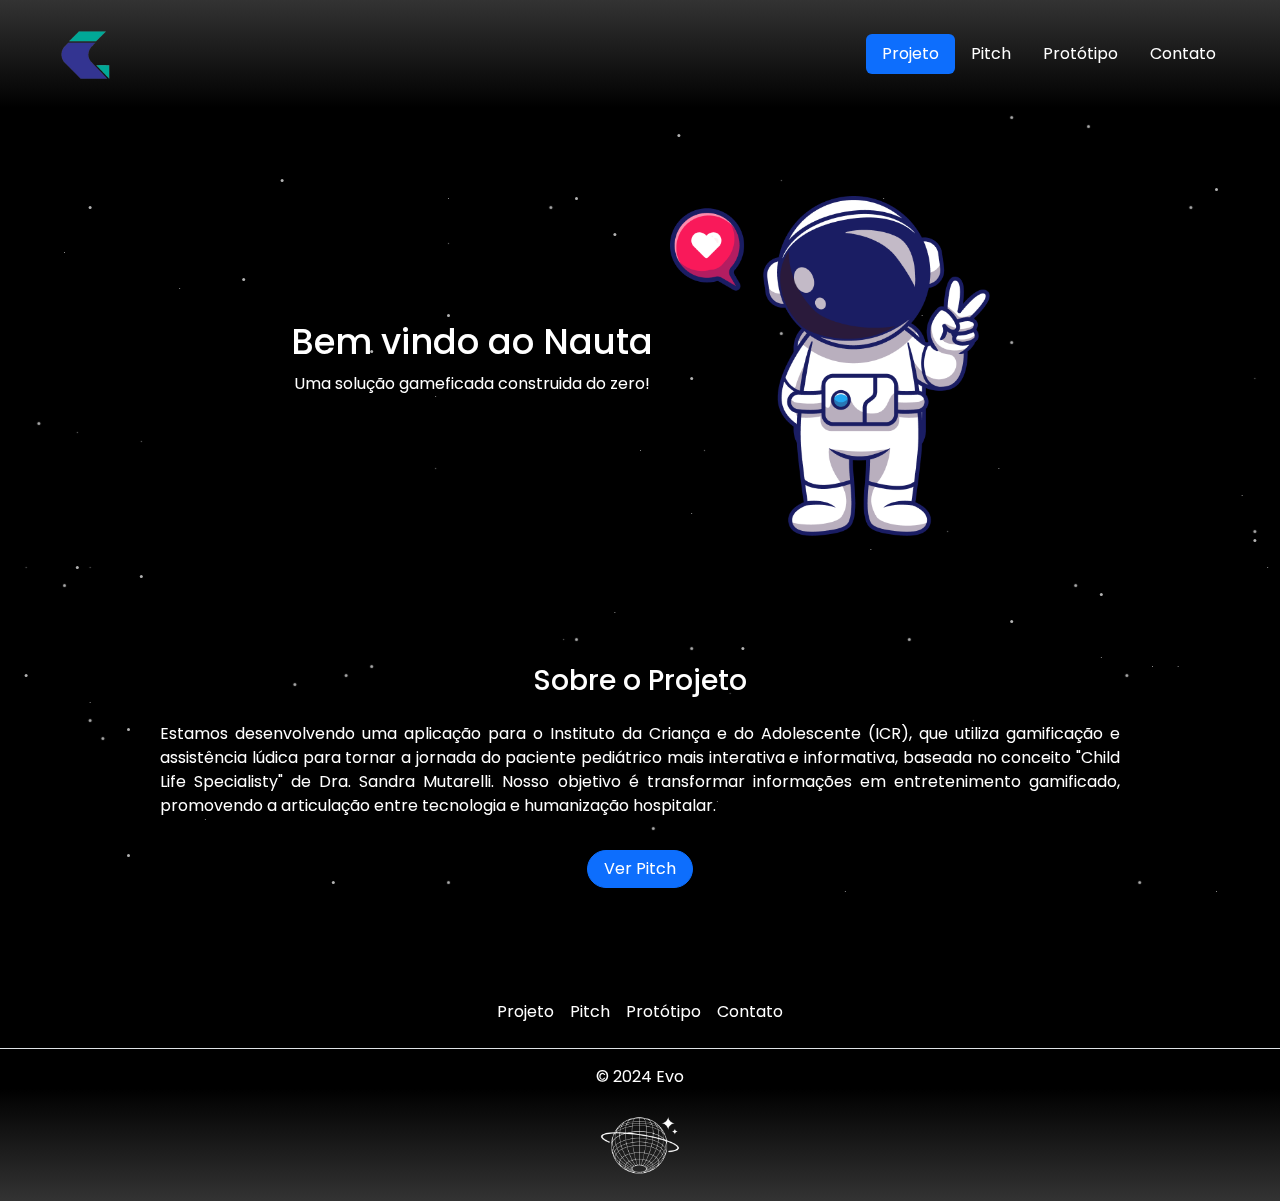
<file: index.html>
<!DOCTYPE html>
<html lang="en">
  <head>
    <meta charset="UTF-8" />
    <meta name="viewport" content="width=device-width, initial-scale=1.0" />
    <link rel="stylesheet" href="./style/style.css" />
    <link
      href="https://cdn.jsdelivr.net/npm/bootstrap@5.3.3/dist/css/bootstrap.min.css"
      rel="stylesheet"
      integrity="sha384-QWTKZyjpPEjISv5WaRU9OFeRpok6YctnYmDr5pNlyT2bRjXh0JMhjY6hW+ALEwIH"
      crossorigin="anonymous"
    />
    <title>Nauta</title>
  </head>
  <body class="space">
    <div class="main"></div>

    <header
      class="d-flex flex-wrap justify-content-center py-3 mb-4 "
    >
      <a
        href="./index.html"
        class="d-flex align-items-center p-2 mb-md-0 me-md-auto link-body-emphasis text-decoration-none"
      >
        <img src="./img/logo.png" alt="logo_ICR" id="header-logo" />
      </a>

      <ul class="nav nav-pills">
        <li class="nav-item">
          <a href="./index.html" class="nav-link active" aria-current="page">Projeto</a>
        </li>
        <li class="nav-item"><a href="./pitch.html" class="nav-link">Pitch</a></li>
        <li class="nav-item"><a href="./prototipo.html" class="nav-link">Protótipo</a></li>
        <li class="nav-item"><a href="./contato.html" class="nav-link">Contato</a></li>
      </ul>
    </header>

    <section class="base-sec fst-sec">
      <div class="intro">
        <h1>Bem vindo ao Nauta</h1>
        <p>Uma solução gameficada construida do zero!</p>
      </div>
      <div class="intro-img">
        <img src="./img/astronaut.png" alt="" />
      </div>
    </section>

    <section class="base-sec scn-sec">
      <div class="base-info sec-title">
        <h3>Sobre o Projeto</h3>
      </div>
      <div class="base-info">
        <p>
          Estamos desenvolvendo uma aplicação para o Instituto da Criança e do
          Adolescente (ICR), que utiliza gamificação e assistência lúdica para
          tornar a jornada do paciente pediátrico mais interativa e informativa,
          baseada no conceito "Child Life Specialisty" de Dra. Sandra Mutarelli.
          Nosso objetivo é transformar informações em entretenimento gamificado,
          promovendo a articulação entre tecnologia e humanização hospitalar.
        </p>
      </div>

      <a class="btn btn-primary rounded-pill px-3" href="./pitch.html">Ver Pitch</a>
    </section>

    <footer class="py-3 mt-4">
      <ul class="nav justify-content-center border-bottom pb-3 mb-3">
        <li class="nav-item">
          <a href="#" class="nav-link px-2 text-body-secondary">Projeto</a>
        </li>
        <li class="nav-item">
          <a href="./pitch.html" class="nav-link px-2 text-body-secondary">Pitch</a>
        </li>
        <li class="nav-item">
          <a href="./prototipo.html" class="nav-link px-2 text-body-secondary">Protótipo</a>
        </li>
        <li class="nav-item">
          <a href="./contato.html" class="nav-link px-2 text-body-secondary">Contato</a>
        </li>
      </ul>
      <p class="text-center text-body-secondary">© 2024 Evo</p>
      <div class="footer-img">
      <img class="footer-logo" src="./img/evologo.png" alt="">
     </div>
    </footer>

    <script
      src="https://cdn.jsdelivr.net/npm/bootstrap@5.3.3/dist/js/bootstrap.bundle.min.js"
      integrity="sha384-YvpcrYf0tY3lHB60NNkmXc5s9fDVZLESaAA55NDzOxhy9GkcIdslK1eN7N6jIeHz"
      crossorigin="anonymous"
    ></script>
  </body>
</html>
</file>
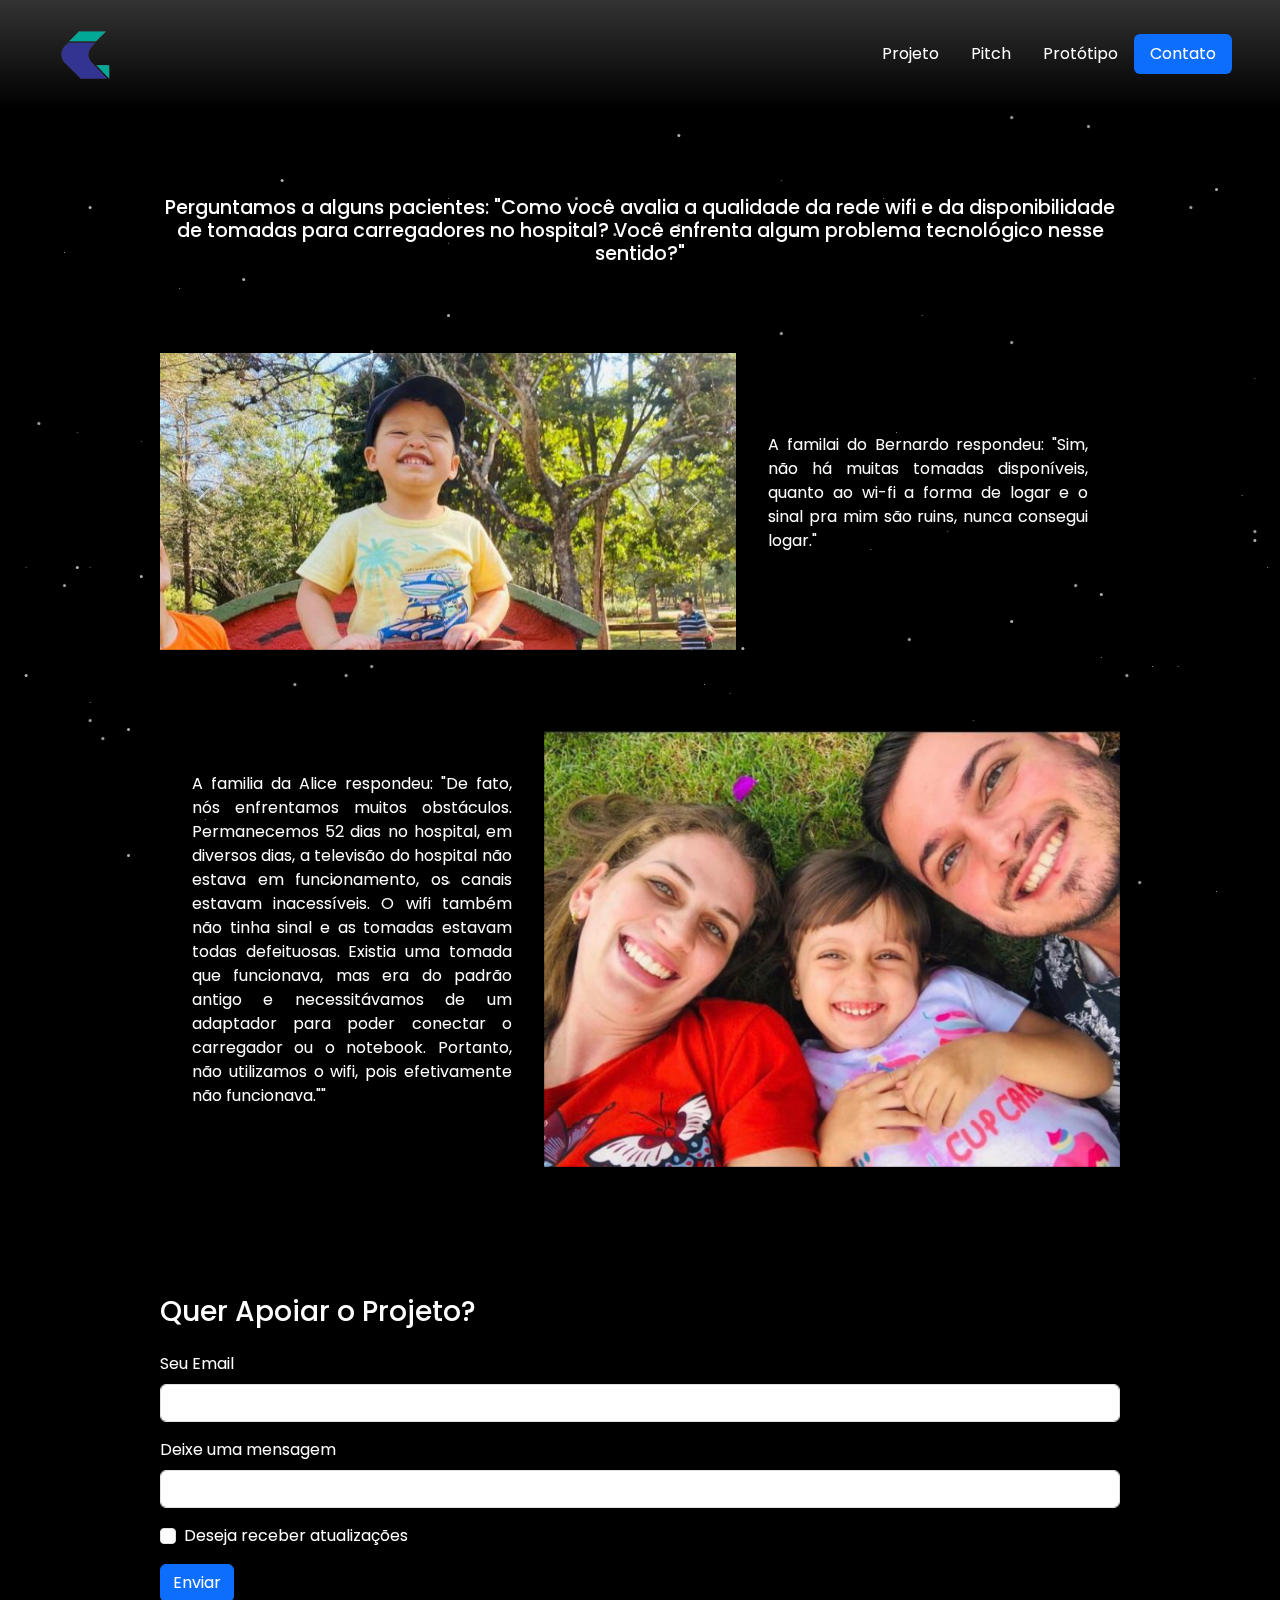
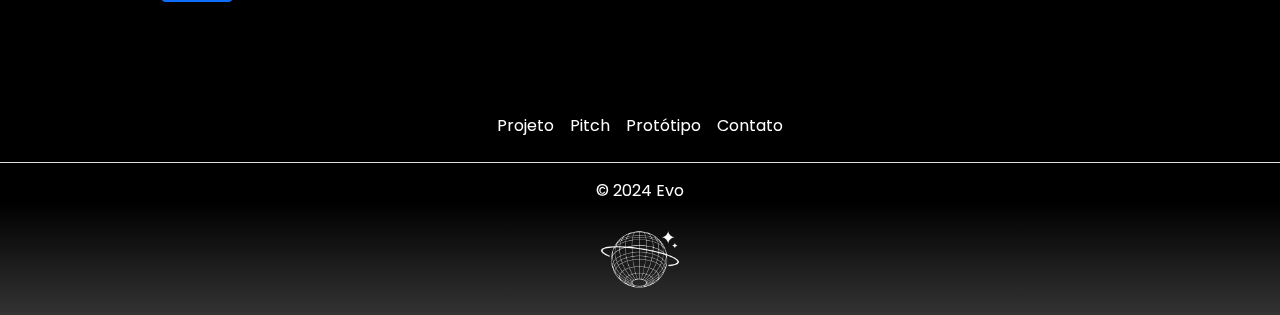
<file: contato.html>
<!DOCTYPE html>
<html lang="en">
  <head>
    <meta charset="UTF-8" />
    <meta name="viewport" content="width=device-width, initial-scale=1.0" />
    <link rel="stylesheet" href="./style/style.css" />
    <link
      href="https://cdn.jsdelivr.net/npm/bootstrap@5.3.3/dist/css/bootstrap.min.css"
      rel="stylesheet"
      integrity="sha384-QWTKZyjpPEjISv5WaRU9OFeRpok6YctnYmDr5pNlyT2bRjXh0JMhjY6hW+ALEwIH"
      crossorigin="anonymous"
    />
    <title>Contato</title>
  </head>
  <body class="space">
    <div class="main"></div>

    <header
      class="d-flex flex-wrap justify-content-center py-3 mb-4 "
    >
      <a
        href="./index.html"
        class="d-flex align-items-center p-2 mb-md-0 me-md-auto link-body-emphasis text-decoration-none"
      >
        <img src="./img/logo.png" alt="logo_ICR" id="header-logo" />
      </a>

      <ul class="nav nav-pills">
        <li class="nav-item">
          <a href="./index.html" class="nav-link" aria-current="page"
            >Projeto</a
          >
        </li>
        <li class="nav-item">
          <a href="./pitch.html" class="nav-link">Pitch</a>
        </li>
        <li class="nav-item">
          <a href="./prototipo.html" class="nav-link">Protótipo</a>
        </li>
        <li class="nav-item">
          <a href="./contato.html" class="nav-link active">Contato</a>
        </li>
      </ul>
    </header>

    <section class="base-sec nth-sec">
      <div class="testimonial">
        <h3>
          Perguntamos a alguns pacientes: "Como você avalia a qualidade da rede
          wifi e da disponibilidade de tomadas para carregadores no hospital?
          Você enfrenta algum problema tecnológico nesse sentido?"
        </h3>
      </div>
      <div class="car">
        <div
          id="carouselExampleAutoplaying"
          class="carousel slide"
          data-bs-ride="carousel"
        >
          <div class="carousel-inner">
            <div class="carousel-item active">
              <img src="./img/t1i1.png" class="d-block w-100" alt="..." />
            </div>
            <div class="carousel-item">
              <img src="./img/t1i2.jpg" class="d-block w-100" alt="..." />
            </div>
            <div class="carousel-item">
              <img src="./img/t1i3.jpg" class="d-block w-100" alt="..." />
            </div>
          </div>
          <button
            class="carousel-control-prev"
            type="button"
            data-bs-target="#carouselExampleAutoplaying"
            data-bs-slide="prev"
          >
            <span class="carousel-control-prev-icon" aria-hidden="true"></span>
            <span class="visually-hidden">Previous</span>
          </button>
          <button
            class="carousel-control-next"
            type="button"
            data-bs-target="#carouselExampleAutoplaying"
            data-bs-slide="next"
          >
            <span class="carousel-control-next-icon" aria-hidden="true"></span>
            <span class="visually-hidden">Next</span>
          </button>
        </div>
        <div class="response">
          <p class="resposta_bernado">
            A familai do Bernardo respondeu: "Sim, não há muitas tomadas
            disponíveis, quanto ao wi-fi a forma de logar e o sinal pra mim são
            ruins, nunca consegui logar."
          </p>
        </div>
      </div>

      <div class="car car-alice">
        <div
          id="carouselExampleAutoplaying"
          class="carousel slide alice-carousel"
          data-bs-ride="carousel"
        >
          <div class="carousel-inner">
            <div class="carousel-item active">
              <img src="./img/t2i2.png" class="d-block w-100" alt="..." />
            </div>
            <div class="carousel-item">
              <img src="./img/t2i3.png" class="d-block w-100" alt="..." />
            </div>
          </div>
          
        </div>
        <div class="response">
          <p class="resposta_alice">
            A familia da Alice respondeu: "De fato, nós enfrentamos muitos
            obstáculos. Permanecemos 52 dias no hospital, em diversos dias, a
            televisão do hospital não estava em funcionamento, os canais estavam
            inacessíveis. O wifi também não tinha sinal e as tomadas estavam
            todas defeituosas. Existia uma tomada que funcionava, mas era do
            padrão antigo e necessitávamos de um adaptador para poder conectar o
            carregador ou o notebook. Portanto, não utilizamos o wifi, pois
            efetivamente não funcionava.""
          </p>
        </div>
      </div>
    </section>

    <section class="base-sec tth-sec">
      <h3>Quer Apoiar o Projeto?</h3>
      <form>
        <div class="mb-3">
          <label for="exampleInputEmail1" class="form-label">Seu Email</label>
          <input
            type="email"
            class="form-control"
            id="exampleInputEmail1"
            aria-describedby="emailHelp"
          />
        </div>
        <div class="mb-3">
          <label for="exampleInputtext" class="form-label"
            >Deixe uma mensagem</label
          >
          <input type="text" class="form-control" id="exampleInputtext" />
        </div>
        <div class="mb-3 form-check">
          <input type="checkbox" class="form-check-input" id="exampleCheck1" />
          <label class="form-check-label" for="exampleCheck1"
            >Deseja receber atualizações</label
          >
        </div>
        <button type="" class="btn btn-primary">Enviar</button>
      </form>
    </section>

    <footer class="py-3 mt-4">
      <ul class="nav justify-content-center border-bottom pb-3 mb-3">
        <li class="nav-item">
          <a href="#" class="nav-link px-2 text-body-secondary">Projeto</a>
        </li>
        <li class="nav-item">
          <a href="./pitch.html" class="nav-link px-2 text-body-secondary"
            >Pitch</a
          >
        </li>
        <li class="nav-item">
          <a href="./prototipo.html" class="nav-link px-2 text-body-secondary"
            >Protótipo</a
          >
        </li>
        <li class="nav-item">
          <a href="./contato.html" class="nav-link px-2 text-body-secondary"
            >Contato</a
          >
        </li>
      </ul>
      <p class="text-center text-body-secondary">© 2024 Evo</p>
      <div class="footer-img">
        <img class="footer-logo" src="./img/evologo.png" alt="" />
      </div>
    </footer>
    <script src="./script.js"></script>
    <script
      src="https://cdn.jsdelivr.net/npm/bootstrap@5.3.3/dist/js/bootstrap.bundle.min.js"
      integrity="sha384-YvpcrYf0tY3lHB60NNkmXc5s9fDVZLESaAA55NDzOxhy9GkcIdslK1eN7N6jIeHz"
      crossorigin="anonymous"
    ></script>
  </body>
</html>
</file>
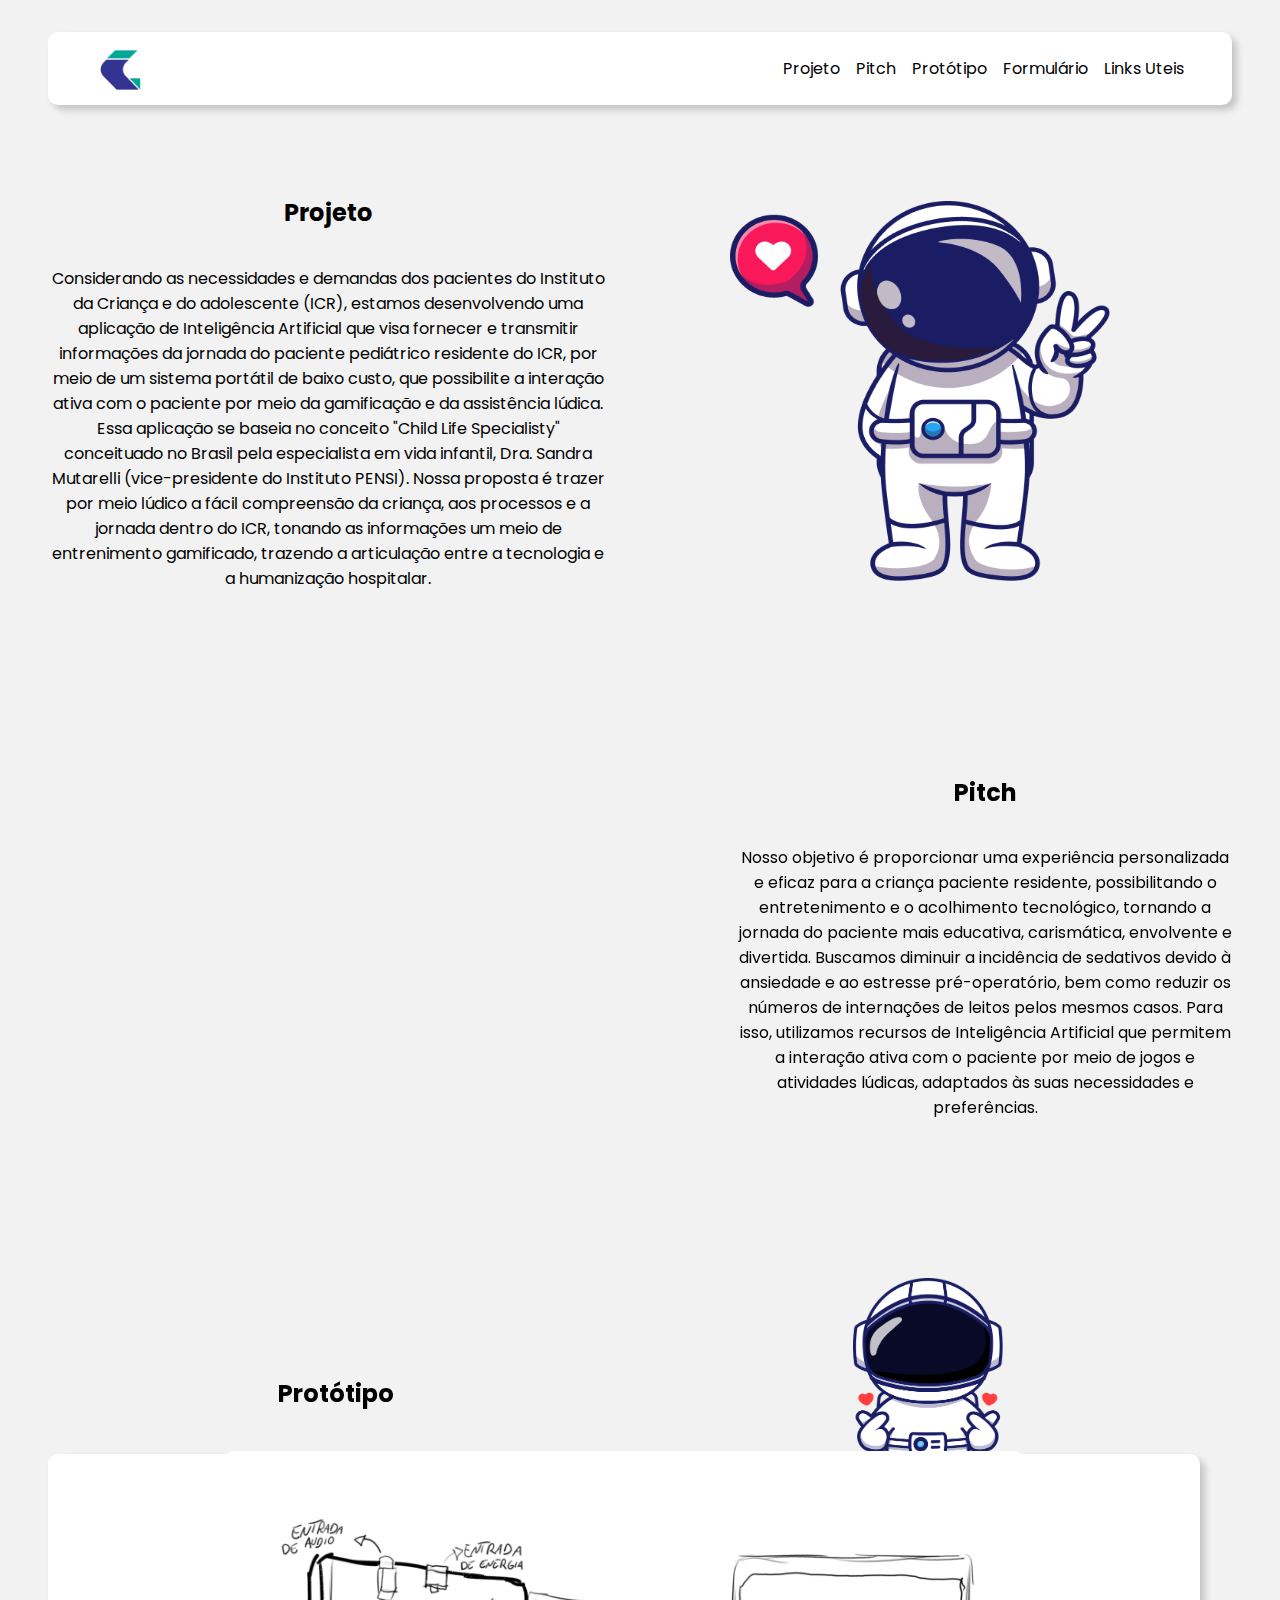
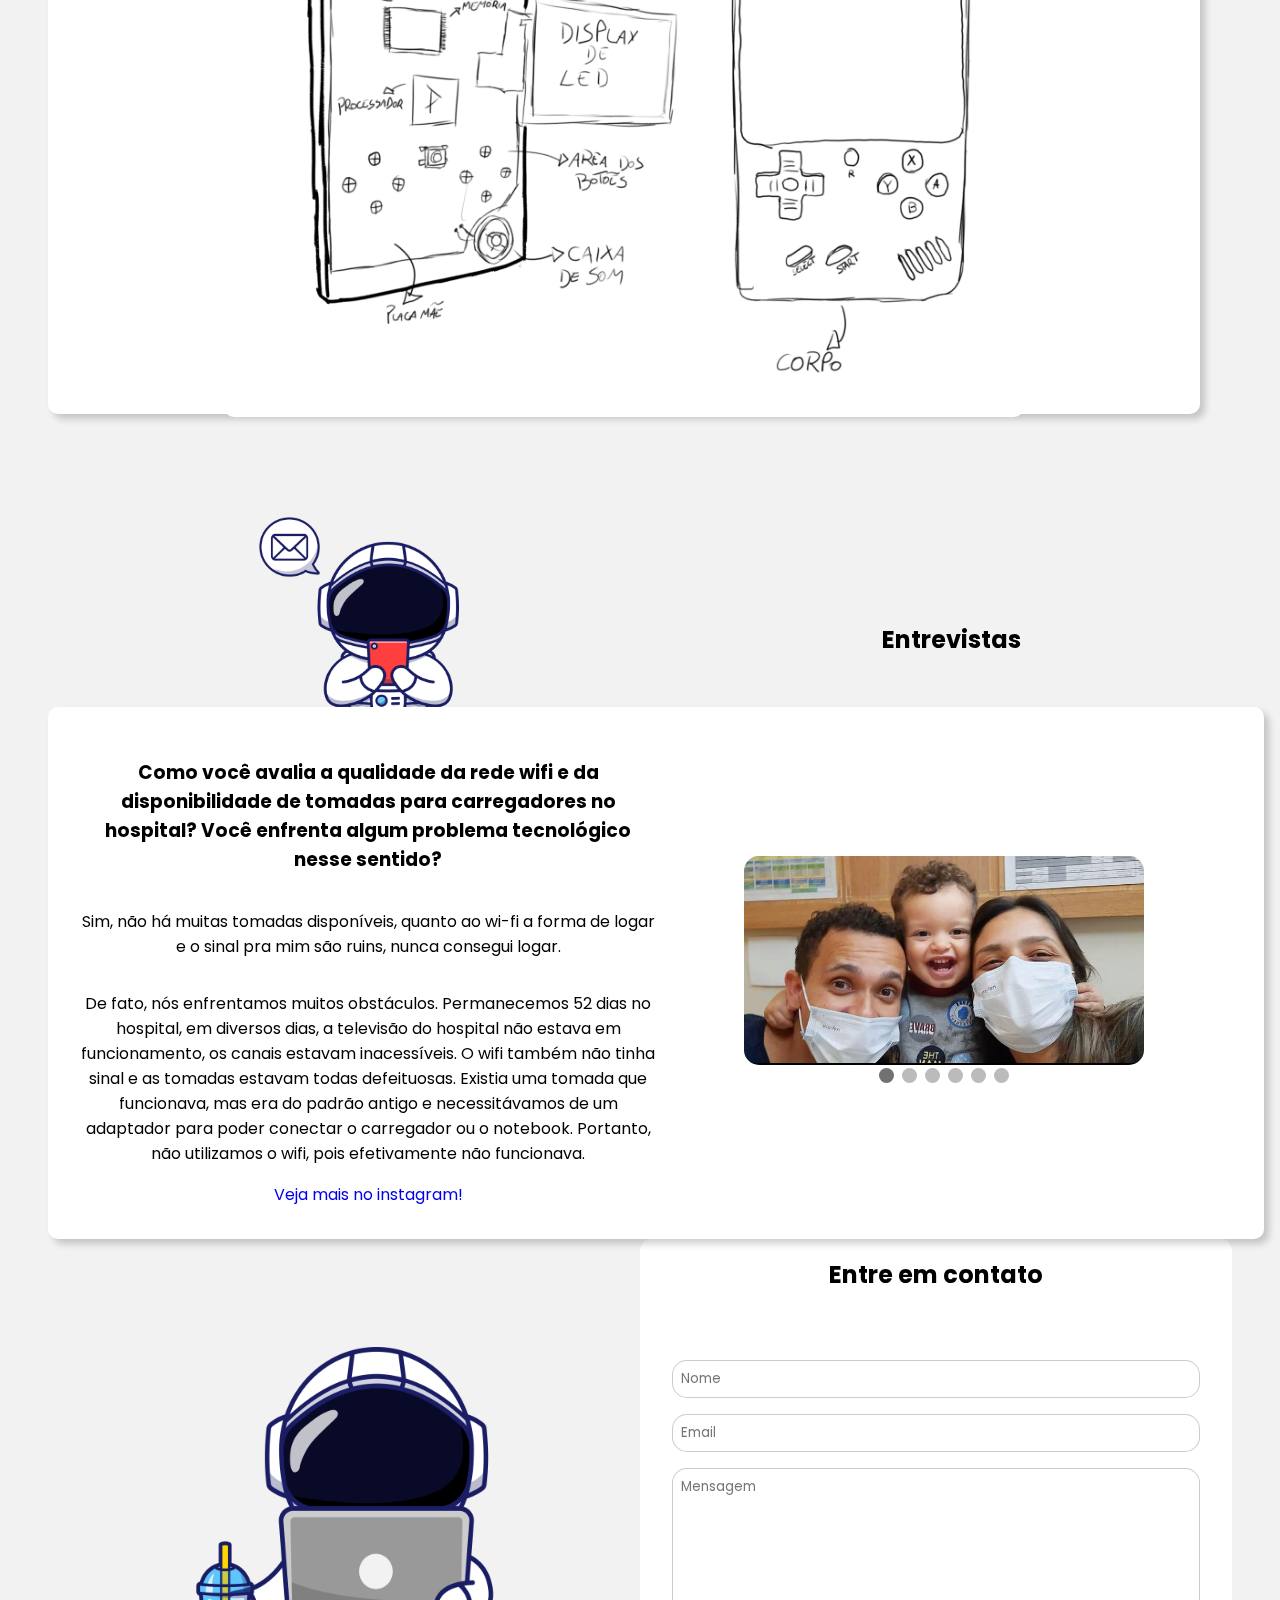
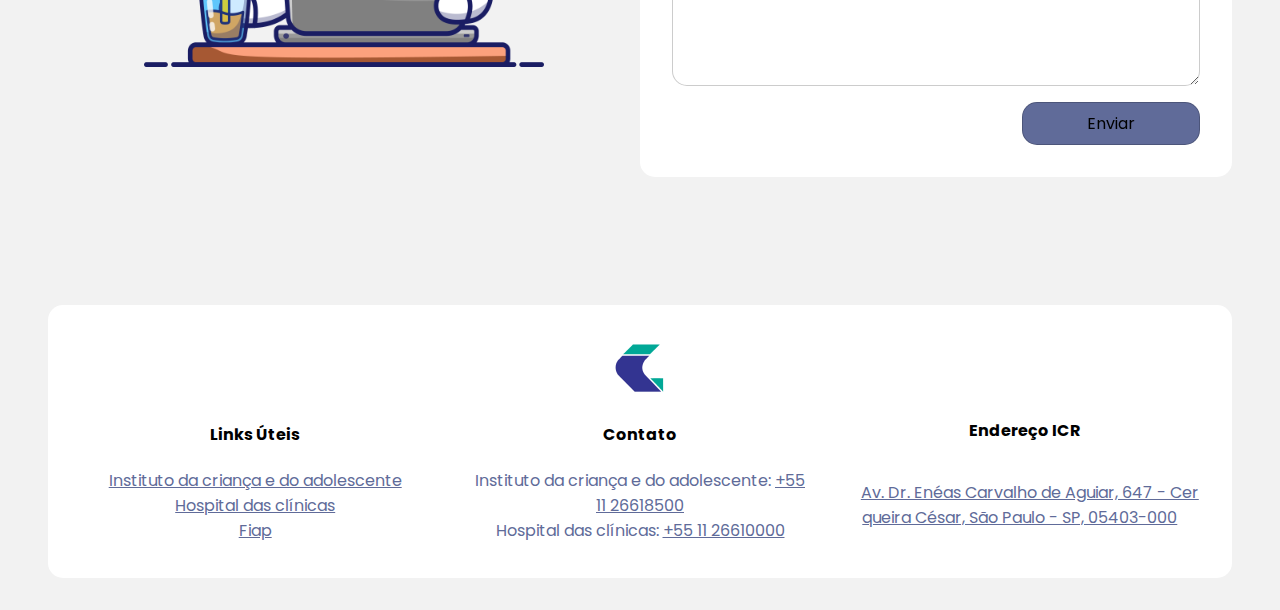
<file: index-old.html>
<!DOCTYPE html>
<html lang="en">
<head>
    <meta charset="UTF-8">
    <meta name="viewport" content="width=device-width, initial-scale=1.0">
    <title>Nauta</title>
    <link rel="stylesheet" href="./style/style-old.css">
</head>
<body>
  
  <header id="header-bar"> 
    <img src="./img/logo.png" alt="logo_ICR" id="header-logo">
    <nav id="nbar">
        <a href="#section-project"><p>Projeto</p></a>
        <a href="#section-pitch"><p>Pitch</p></a>
        <a href="#prototype-img"><p>Protótipo</p></a>
        <a href="#section-contact"><p>Formulário</p></a>
        <a href="#footer-content"><p>Links Uteis</p></a>
    </nav>
    
</header>  


<section id="section-project">
    <div id="project-info">
        <h2>Projeto</h2>
        <p> Considerando as necessidades e demandas dos pacientes do Instituto da Criança e do adolescente (ICR), 
            estamos desenvolvendo uma aplicação de Inteligência Artificial que visa fornecer e transmitir informações da jornada do paciente pediátrico 
            residente do ICR, por meio de um sistema portátil de baixo custo, que possibilite a interação ativa com o 
            paciente por meio da gamificação e da assistência lúdica. Essa aplicação se baseia no conceito "Child Life 
            Specialisty" conceituado no Brasil pela especialista em vida infantil, Dra. Sandra Mutarelli (vice-presidente do Instituto PENSI).
            Nossa proposta é trazer por meio lúdico a fácil compreensão da criança, aos processos e a jornada dentro do 
            ICR, tonando as informações  um meio de entrenimento  gamificado, trazendo a articulação entre a tecnologia 
            e a humanização hospitalar.
            </p>
    </div>
    <div id="img">
        <img src="./img/astronaut.png" alt="">
    </div>
    
</section>

<section id="section-pitch">
    <div id="pitch-video">
         <iframe width="658" height="370" src="https://www.youtube.com/embed/TpsLsetjxGM" title="Challenge - HC - ICR" frameborder="0" allow="accelerometer; autoplay; clipboard-write; encrypted-media; gyroscope; picture-in-picture; web-share" allowfullscreen></iframe>
    </div>  
    <div id="pitch-info">
        <h2>Pitch</h2>
        <p>Nosso objetivo é proporcionar uma experiência personalizada e eficaz para a criança paciente 
            residente, possibilitando o entretenimento e o acolhimento tecnológico, tornando a jornada do 
            paciente mais educativa, carismática, envolvente e divertida. Buscamos diminuir a incidência de 
            sedativos devido à ansiedade e ao estresse pré-operatório, bem como reduzir os números de 
            internações de leitos pelos mesmos casos. Para isso, utilizamos recursos de Inteligência Artificial que 
            permitem a interação ativa com o paciente por meio de jogos e atividades lúdicas, adaptados às suas 
            necessidades e preferências.</p>
    </div>
</section>

<section id="section-prototype">
    <div id="prototype-info">
        <h2 >Protótipo</h2>
        <img src="./img/astronaut-s2.png" alt="">
    </div>
    <div id="prototype-img">
        <img src="./img/prototipo.png" alt="">
    </div>
</section>

<section id="section-testimonials">
    <div id="testimonials-info">
        <img src="./img/testimonials-img.png" alt="">
        <h2 >Entrevistas</h2>      
    </div>
    <div id="testimonial">
        <div id="left-side">
            <h3>Como você avalia a qualidade da rede wifi e da 
                disponibilidade de tomadas para carregadores no 
                hospital? Você enfrenta algum problema tecnológico 
                nesse sentido?</h3>
            <p class="resposta_bernado">Sim, não há muitas tomadas disponíveis, quanto ao 
                wi-fi a forma de logar e o sinal pra mim são ruins, 
                nunca consegui logar.</p>
            <p class="resposta_alice">De fato, nós enfrentamos muitos obstáculos. 
                Permanecemos 52 dias no hospital, em diversos dias, a televisão do hospital não estava em funcionamento, os canais estavam inacessíveis.
                 O wifi também não tinha sinal e as tomadas estavam todas defeituosas. Existia uma tomada que funcionava,
                 mas era do padrão antigo e necessitávamos de um adaptador para poder conectar o carregador ou o notebook. 
                 Portanto, não utilizamos o wifi, pois efetivamente não funcionava.
            </p>
            <a href="https://instagram.com/eusouo_ben?igshid=OGQ5ZDc2ODk2ZA=="target="_blank">Veja mais no instagram!</a>
        </div>
        <div id="rigth-side">
            <div class="slideshow-container">
                    <div class="mySlides fade">
                        <img src="./img/t1i2.jpg"> 
                    </div>          
                    <div class="mySlides fade">
                        <img src="./img/t1i1.png" >                  
                    </div>
                    <div class="mySlides fade">
                        <img src="./img/t1i3.jpg">
                    </div>
                    <div class="mySlides fade">
                        <img src="./img/t2i1.png">
                    </div>
                    <div class="mySlides fade">
                        <img src="./img/t2i2.png">
                     </div>
                     <div class="mySlides fade">
                        <img src="./img/t2i3.png">
                     </div>  
                <div style="text-align:center">
                    <span class="dot"></span> 
                    <span class="dot"></span> 
                    <span class="dot"></span> 
                    <span class="dot"></span>
                    <span class="dot"></span>
                    <span class="dot"></span>
                </div>
        </div>

    </div>

</section>

<section id="section-contact">

    <div id="contact-info">
        <h2 >Quer Apoiar o Projeto?</h2>      
    </div>

    <div id="contact-content">
        <div id="left-side">
            <img src="./img/astronaut-pc.png" alt="">
        </div>
        <div id="right-side">
            <h2>Entre em contato</h2>
            <p id="error-text"> </p>
            <form action="form.php" method="post">
                <input class="input" type="text" name="name" id="name" placeholder="Nome">
                <input class="input" type="email" name="email" id="email" placeholder="Email">
                <textarea class="input" name="message" id="message" cols="30" rows="10" placeholder="Mensagem"></textarea>
                <input id="submit-btn" type="" value="Enviar">
            </form>
        </div>
    </div>
</section>

<footer>
    <nav id="footer-content">
        
        <div id="footer-logo">
            <img src="./img/logo.png" alt="">
        </div>
        <section class="footer-info">
            <div class="sub-section-footer">
                <h4>Links Úteis</h4>
                <a href="https://icr.usp.br/" target="_blank">Instituto da criança e do adolescente</a>
                    <a href="https://www.hc.fm.usp.br/hc/portal/" target="_blank">Hospital das clínicas</a>
                    <a href="http://fiap.com.br/" target="_blank">Fiap</a>
               
            </div>

            
            <div class="sub-section-footer contact-section-footer">
                <h4>Contato</h4>
                    <a href="">Instituto da criança e do adolescente: <span>+55 11 26618500</span></a>
                    <a href="">Hospital das clínicas: <span>+55 11 26610000</span></a>
            </div>
            
            
            <div class="sub-section-footer">
                <h4>Endereço ICR</h4>
                <p><a href="https://maps.app.goo.gl/BCw492NA51uT1wFg9" target="_blank">Av. Dr. Enéas Carvalho de Aguiar, 647 - Cerqueira César, São Paulo - SP, 05403-000</a></p>
            </div>
             </section>
       
    </nav>
</footer>

<script src="./script.js"></script>
</body>
</html>
</file>
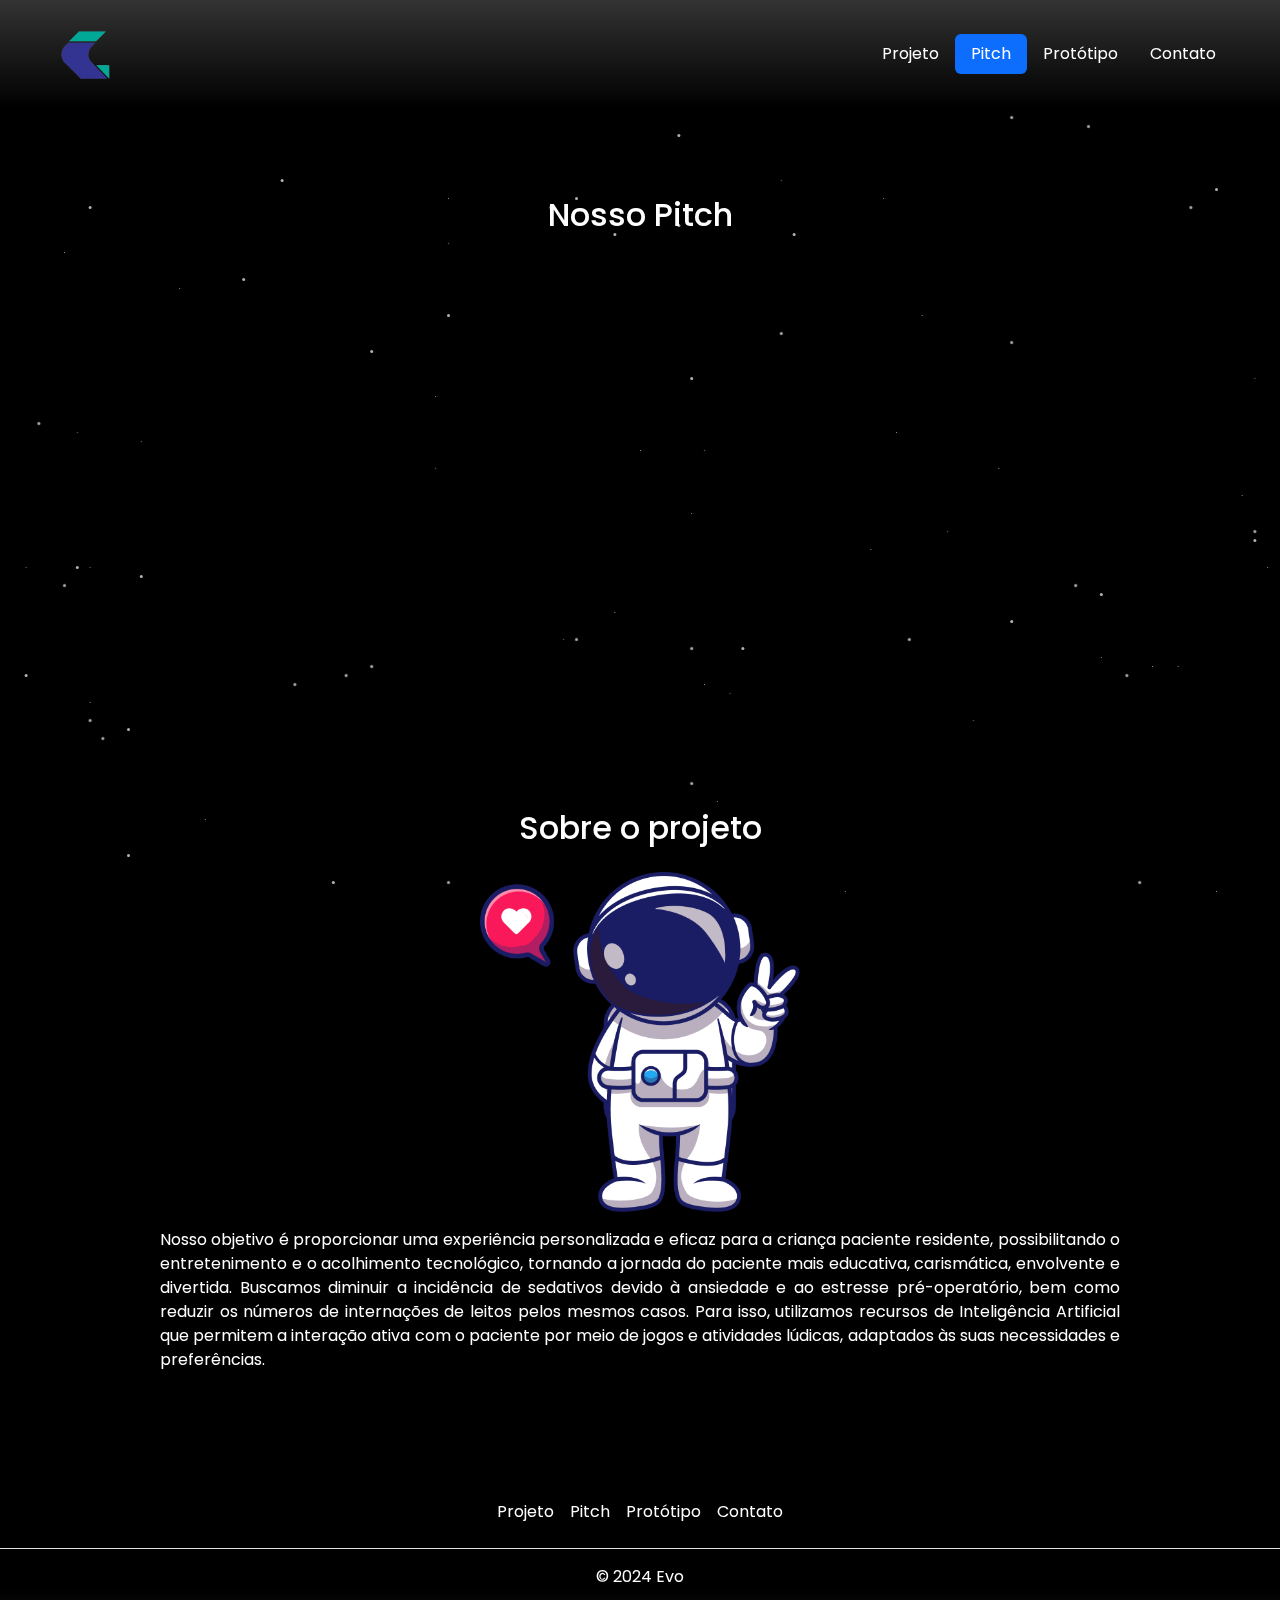
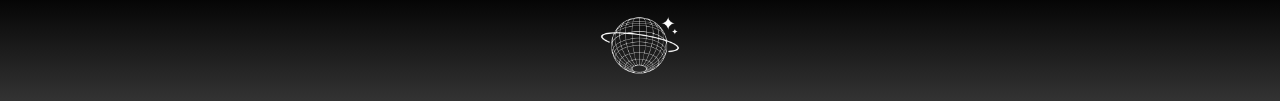
<file: pitch.html>
<!DOCTYPE html>
<html lang="en">
  <head>
    <meta charset="UTF-8" />
    <meta name="viewport" content="width=device-width, initial-scale=1.0" />
    <link rel="stylesheet" href="./style/style.css" />
    <link
      href="https://cdn.jsdelivr.net/npm/bootstrap@5.3.3/dist/css/bootstrap.min.css"
      rel="stylesheet"
      integrity="sha384-QWTKZyjpPEjISv5WaRU9OFeRpok6YctnYmDr5pNlyT2bRjXh0JMhjY6hW+ALEwIH"
      crossorigin="anonymous"
    />
    <title>Pitch</title>
  </head>
  <body class="space">
    <div class="main"></div>

    <header
      class="d-flex flex-wrap justify-content-center py-3 mb-4 "
    >
      <a
        href="./index.html"
        class="d-flex align-items-center p-2 mb-md-0 me-md-auto link-body-emphasis text-decoration-none"
      >
        <img src="./img/logo.png" alt="logo_ICR" id="header-logo" />
      </a>

      <ul class="nav nav-pills">
        <li class="nav-item">
          <a href="./index.html" class="nav-link" aria-current="page"
            >Projeto</a
          >
        </li>
        <li class="nav-item">
          <a href="./pitch.html" class="nav-link active">Pitch</a>
        </li>
        <li class="nav-item">
          <a href="./prototipo.html" class="nav-link">Protótipo</a>
        </li>
        <li class="nav-item">
          <a href="./contato.html" class="nav-link">Contato</a>
        </li>
      </ul>
    </header>

    <section class="base-sec trd-sec">
      <div class="pitch-video">
        <h2>Nosso Pitch</h2>
        <iframe
          width="100%"
          height="250rem"
          src="https://www.youtube.com/embed/TpsLsetjxGM"
          title="Challenge - HC - ICR"
          frameborder="0"
          allow="accelerometer; autoplay; clipboard-write; encrypted-media; gyroscope; picture-in-picture; web-share"
          allowfullscreen
        ></iframe>
      </div>
      <div class="pitch-info">
        <h2>Sobre o projeto</h2>
        <div class="pitch-img">
            <img src="./img/astronaut.png" alt="" />
        </div>
        <p>
          Nosso objetivo é proporcionar uma experiência personalizada e eficaz
          para a criança paciente residente, possibilitando o entretenimento e o
          acolhimento tecnológico, tornando a jornada do paciente mais
          educativa, carismática, envolvente e divertida. Buscamos diminuir a
          incidência de sedativos devido à ansiedade e ao estresse
          pré-operatório, bem como reduzir os números de internações de leitos
          pelos mesmos casos. Para isso, utilizamos recursos de Inteligência
          Artificial que permitem a interação ativa com o paciente por meio de
          jogos e atividades lúdicas, adaptados às suas necessidades e
          preferências.
        </p>
      </div>
    </section>

    <footer class="py-3 mt-4">
        <ul class="nav justify-content-center border-bottom pb-3 mb-3">
          <li class="nav-item">
            <a href="#" class="nav-link px-2 text-body-secondary">Projeto</a>
          </li>
          <li class="nav-item">
            <a href="./pitch.html" class="nav-link px-2 text-body-secondary">Pitch</a>
          </li>
          <li class="nav-item">
            <a href="./prototipo.html" class="nav-link px-2 text-body-secondary">Protótipo</a>
          </li>
          <li class="nav-item">
            <a href="./contato.html" class="nav-link px-2 text-body-secondary">Contato</a>
          </li>
        </ul>
        <p class="text-center text-body-secondary">© 2024 Evo</p>
        <div class="footer-img">
        <img class="footer-logo" src="./img/evologo.png" alt="">
       </div>
      </footer>
      
    <script
      src="https://cdn.jsdelivr.net/npm/bootstrap@5.3.3/dist/js/bootstrap.bundle.min.js"
      integrity="sha384-YvpcrYf0tY3lHB60NNkmXc5s9fDVZLESaAA55NDzOxhy9GkcIdslK1eN7N6jIeHz"
      crossorigin="anonymous"
    ></script>
  </body>
</html>
</file>
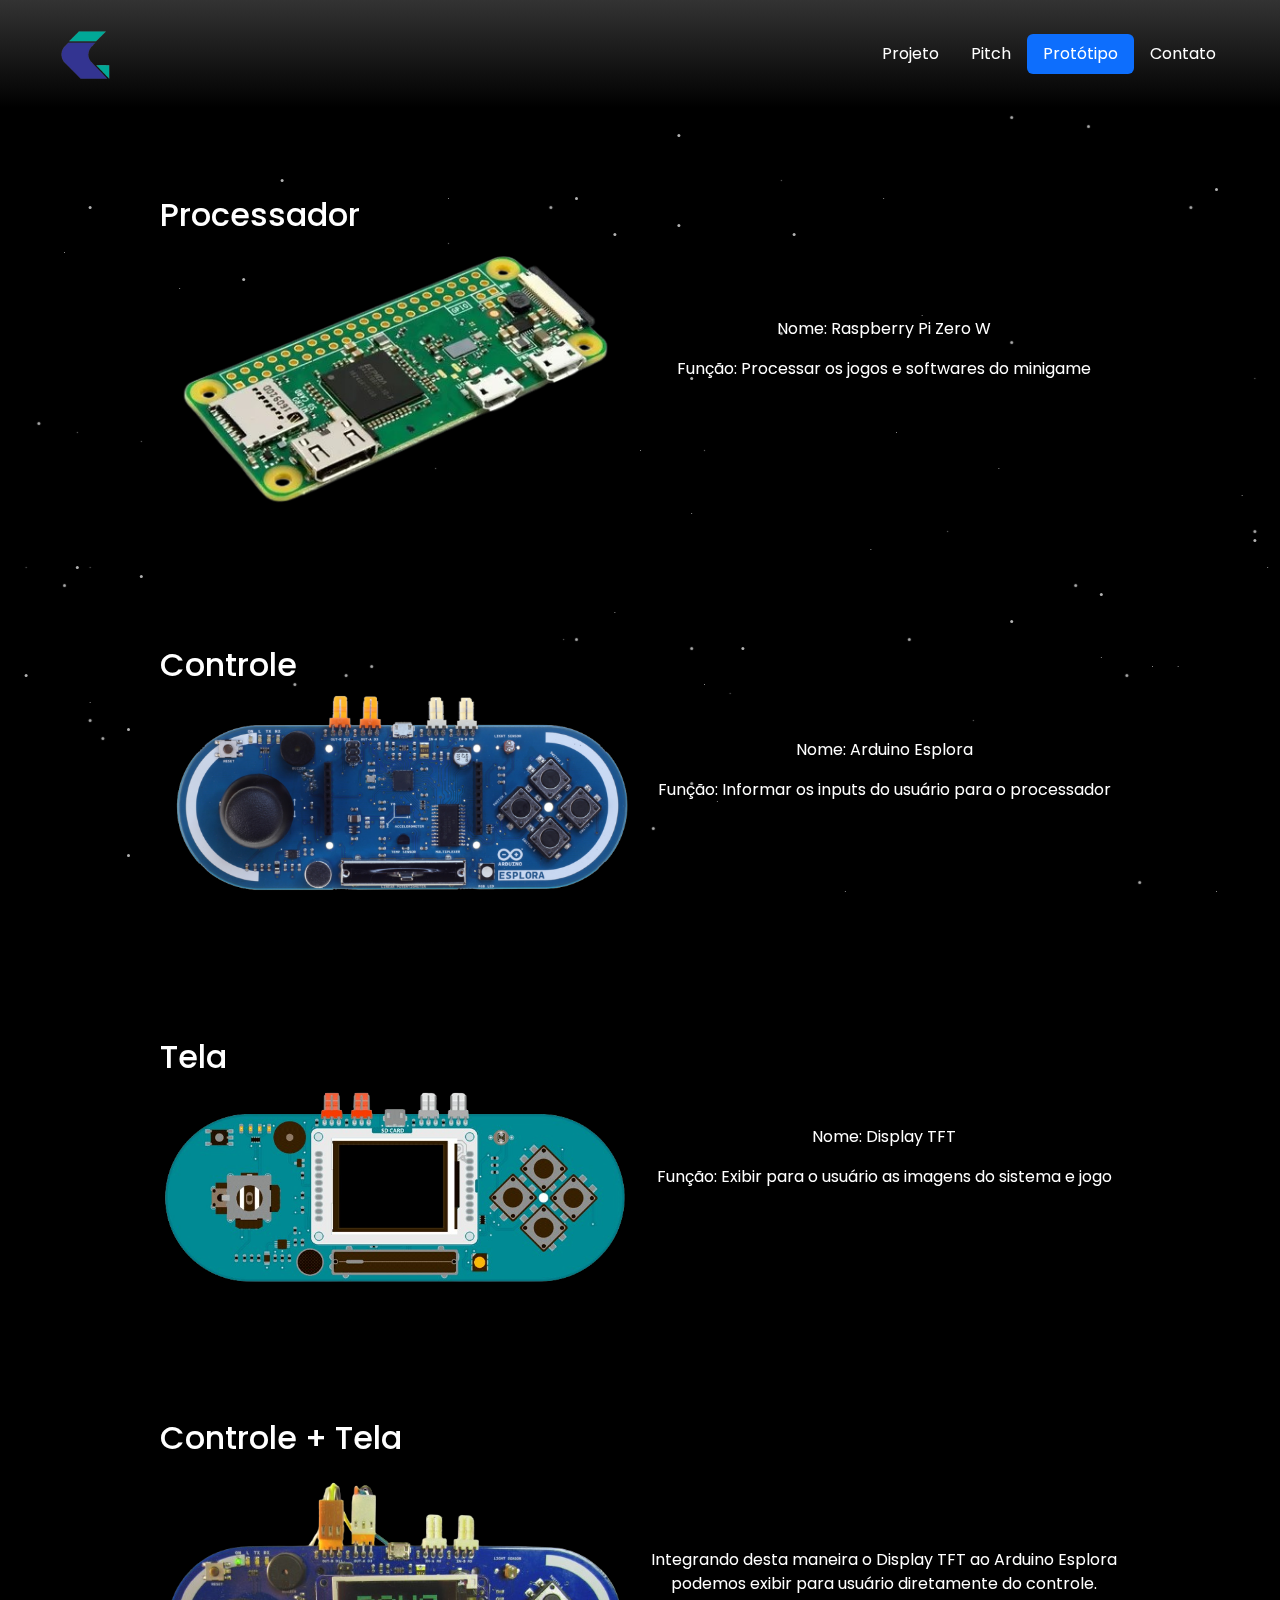
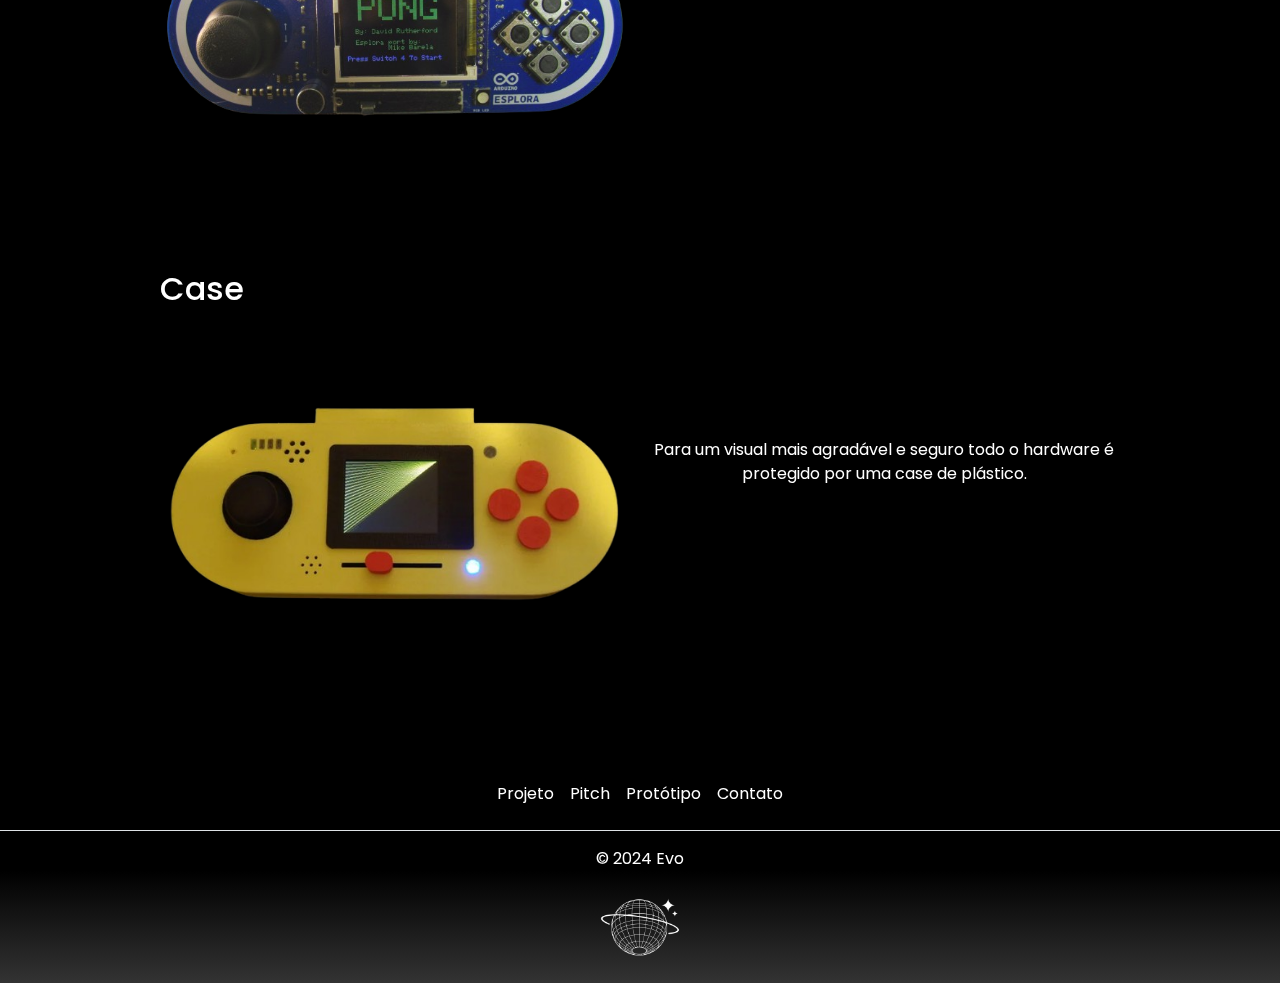
<file: prototipo.html>
<!DOCTYPE html>
<html lang="en">
  <head>
    <meta charset="UTF-8" />
    <meta name="viewport" content="width=device-width, initial-scale=1.0" />
    <link rel="stylesheet" href="./style/style.css" />
    <link
      href="https://cdn.jsdelivr.net/npm/bootstrap@5.3.3/dist/css/bootstrap.min.css"
      rel="stylesheet"
      integrity="sha384-QWTKZyjpPEjISv5WaRU9OFeRpok6YctnYmDr5pNlyT2bRjXh0JMhjY6hW+ALEwIH"
      crossorigin="anonymous"
    />
    <title>Protótipo</title>
  </head>
  <body class="space">
    <div class="main"></div>

    <header
      class="d-flex flex-wrap justify-content-center py-3 mb-4 "
    >
      <a
        href="./index.html"
        class="d-flex align-items-center p-2 mb-md-0 me-md-auto link-body-emphasis text-decoration-none"
      >
        <img src="./img/logo.png" alt="logo_ICR" id="header-logo" />
      </a>

      <ul class="nav nav-pills">
        <li class="nav-item">
          <a href="./index.html" class="nav-link" aria-current="page"
            >Projeto</a
          >
        </li>
        <li class="nav-item">
          <a href="./pitch.html" class="nav-link">Pitch</a>
        </li>
        <li class="nav-item">
          <a href="./prototipo.html" class="nav-link active">Protótipo</a>
        </li>
        <li class="nav-item">
          <a href="./contato.html" class="nav-link">Contato</a>
        </li>
      </ul>
    </header>

    <section class="base-sec compo-sec frt-sec">
      <div class="component">
      <h2 class="component-title">Processador</h2>
          <img src="./img/prototipo/prot1.png" alt="" class="rasp">
      </div>
      <div class="component-desc">
        <p>Nome: Raspberry Pi Zero W</p>
        <p>Função: Processar os jogos e softwares do minigame</p>
      </div>
    </section>

    <section class="base-sec compo-sec fvt-sec">
      <div class="component">
      <h2 class="component-title">Controle</h2>
          <img src="./img/prototipo/prot2.png" alt="" class="rasp">
      </div>
      <div class="component-desc">
        <p>Nome: Arduino Esplora</p>
        <p>Função: Informar os inputs do usuário para o processador</p>
      </div>
    </section>

    <section class="base-sec compo-sec sth-sec">
      <div class="component">
      <h2 class="component-title">Tela</h2>
          <img src="./img/prototipo/prot3.png" alt="" class="rasp">
      </div>
      <div class="component-desc">
        <p>Nome: Display TFT</p>
        <p>Função: Exibir para o usuário as imagens do sistema e jogo</p>
      </div>
    </section>

    <section class="base-sec compo-sec svth-sec">
      <div class="component">
      <h2 class="component-title">Controle + Tela</h2>
          <img src="./img/prototipo/prot4.png" alt="" class="rasp">
      </div>
      <div class="component-desc">
        <p>Integrando desta maneira o Display TFT ao Arduino Esplora podemos exibir para usuário diretamente do controle.</p>
      </div>
    </section>

    <section class="base-sec compo-sec egth-sec">
      <div class="component">
      <h2 class="component-title">Case</h2>
          <img src="./img/prototipo/prot5.png" alt="" class="rasp">
      </div>
      <div class="component-desc">
        <p>Para um visual mais agradável e seguro todo o hardware é protegido por uma case de plástico.</p>
      </div>
    </section>

    <footer class="py-3 mt-4">
        <ul class="nav justify-content-center border-bottom pb-3 mb-3">
          <li class="nav-item">
            <a href="#" class="nav-link px-2 text-body-secondary">Projeto</a>
          </li>
          <li class="nav-item">
            <a href="./pitch.html" class="nav-link px-2 text-body-secondary">Pitch</a>
          </li>
          <li class="nav-item">
            <a href="./prototipo.html" class="nav-link px-2 text-body-secondary">Protótipo</a>
          </li>
          <li class="nav-item">
            <a href="./contato.html" class="nav-link px-2 text-body-secondary">Contato</a>
          </li>
        </ul>
        <p class="text-center text-body-secondary">© 2024 Evo</p>
        <div class="footer-img">
        <img class="footer-logo" src="./img/evologo.png" alt="">
       </div>
      </footer>
      
    <script
      src="https://cdn.jsdelivr.net/npm/bootstrap@5.3.3/dist/js/bootstrap.bundle.min.js"
      integrity="sha384-YvpcrYf0tY3lHB60NNkmXc5s9fDVZLESaAA55NDzOxhy9GkcIdslK1eN7N6jIeHz"
      crossorigin="anonymous"
    ></script>
  </body>
</html>
</file>
<file: style/style.css>
@import url('https://fonts.googleapis.com/css2?family=Poppins:ital,wght@0,100;0,200;0,300;0,400;0,500;0,600;0,700;0,800;0,900;1,100;1,200;1,300;1,400;1,500;1,600;1,700;1,800;1,900&display=swap');

* {
    font-family: 'Poppins';
    --bs-secondary-color: white;
}

a {
    text-decoration: none;
}

.space {
    background-color: #000;
}

.nav-item {
    display: flex;
    align-items: center;
}

.nav-pills {
    justify-content: center;
}

.nav-item a {
    color: white;
}

header{
    background-image: linear-gradient(#333333, #000000);
}

.base-sec {
    display: flex;
    justify-content: center;
    color: #fff;
    padding: 4rem 2rem;
    flex-direction: column;
    gap: 1rem;
}

.fst-sec h1 {
    font-size: 2.2rem;
    font-weight: 500;
    border: 1px solid black;
    text-align: center;
}

.fst-sec div {
    display: flex;
    flex-direction: column;
    align-items: center;
    text-align: center;
}

.fst-sec div.intro-img img {
    width: 20rem;
}

.base-info {
    display: flex;
    justify-content: center;
    gap: 1rem;
    text-align: justify;

}

.pitch-info {
    display: flex;
    justify-content: center;
    gap: 1rem;
    text-align: justify;
    flex-direction: column
}

.pitch-video h2 {
    text-align: center;
}

.pitch-info h2 {
    text-align: center;
}

.pitch-img img {
    width: 20rem;
}

.nth-sec {
    display: flex;
    justify-content: center;
    gap: 5rem;
    flex-direction: column;
    width: 100%;

}

.alice-carousel {
    display: flex;
    justify-content: center;
    align-items: end;
}

.nth-sec h3 {
    text-align: center;
    font-size: 1.2rem;
}

.compo-sec {
    align-items: center;
}

.rasp{
    width: 100%;
}

section.trd-sec {
    gap: 5rem;
}

footer{
    background-image: linear-gradient(#000000, #000000,#333333);
}

footer div.footer-img {
    width: 100%;
    display: flex;
    justify-content: center;
}

footer div.footer-img img.footer-logo {
    width: 5rem;
}

.main {
    position: fixed;
    z-index: -1;
    top: 50%;
    left: 50%;
    height: 1px;
    width: 1px;
    opacity: 0.7;
    background-color: #fff;
    border-radius: 50%;
    box-shadow: -42vw -4vh 0px 0px #fff, 25vw -41vh 0px 0px #fff, -20vw 49vh 0px 1px #fff, 5vw 40vh 1px 1px #fff, 29vw 19vh 1px 0px #fff, -44vw -13vh 0px 0px #fff, 46vw 41vh 0px 1px #fff, -3vw -45vh 0px 1px #fff, 47vw 35vh 1px 0px #fff, 12vw -8vh 1px 0px #fff, -34vw 48vh 1px 1px #fff, 32vw 26vh 1px 1px #fff, 32vw -41vh 1px 1px #fff, 0vw 37vh 1px 1px #fff, 34vw -26vh 1px 0px #fff, -14vw -49vh 1px 0px #fff, -12vw 45vh 0px 1px #fff, -44vw -33vh 0px 1px #fff, -13vw 41vh 0px 0px #fff, -36vw -11vh 0px 1px #fff, -23vw -24vh 1px 0px #fff, -38vw -27vh 0px 1px #fff, 16vw -19vh 0px 0px #fff, 28vw 33vh 1px 0px #fff, -49vw -4vh 0px 0px #fff, 16vw 32vh 0px 1px #fff, 36vw -18vh 1px 0px #fff, -25vw -30vh 1px 0px #fff, -23vw 24vh 0px 1px #fff, -2vw -35vh 1px 1px #fff, -25vw 9vh 0px 0px #fff, -15vw -34vh 0px 0px #fff, -8vw -19vh 1px 0px #fff, -20vw -20vh 1px 1px #fff, 42vw 50vh 0px 1px #fff, -32vw 10vh 1px 0px #fff, -23vw -17vh 0px 0px #fff, 44vw 15vh 1px 0px #fff, -40vw 33vh 1px 1px #fff, -43vw 8vh 0px 0px #fff, -48vw -15vh 1px 1px #fff, -24vw 17vh 0px 0px #fff, -31vw 50vh 1px 0px #fff, 36vw -38vh 0px 1px #fff, -7vw 48vh 0px 0px #fff, 15vw -32vh 0px 0px #fff, 29vw -41vh 0px 0px #fff, 2vw 37vh 1px 0px #fff, 7vw -40vh 1px 1px #fff, 15vw 18vh 0px 0px #fff, 25vw -13vh 1px 1px #fff, -46vw -12vh 1px 1px #fff, -18vw 22vh 0px 0px #fff, 23vw -9vh 1px 0px #fff, 50vw 12vh 0px 1px #fff, 45vw 2vh 0px 0px #fff, 14vw -48vh 1px 0px #fff, 23vw 43vh 0px 1px #fff, -40vw 16vh 1px 1px #fff, 20vw -31vh 0px 1px #fff, -17vw 44vh 1px 1px #fff, 18vw -45vh 0px 0px #fff, 33vw -6vh 0px 0px #fff, 0vw 7vh 0px 1px #fff, -10vw -18vh 0px 1px #fff, -19vw 5vh 1px 0px #fff, 1vw 42vh 0px 0px #fff, 22vw 48vh 0px 1px #fff, 39vw -8vh 1px 1px #fff, -6vw -42vh 1px 0px #fff, -47vw 34vh 0px 0px #fff, -46vw 19vh 0px 1px #fff, -12vw -32vh 0px 0px #fff, -45vw -38vh 0px 1px #fff, -28vw 18vh 1px 0px #fff, -38vw -46vh 1px 1px #fff, 49vw -6vh 1px 1px #fff, -28vw 18vh 1px 1px #fff, 10vw -24vh 0px 1px #fff, -5vw -11vh 1px 1px #fff, 33vw -8vh 1px 0px #fff, -16vw 17vh 0px 0px #fff, 18vw 27vh 0px 1px #fff, -8vw -10vh 1px 1px #fff;
    box-shadow: 24vw 9vh 1px 0px #fff, 12vw -24vh 0px 1px #fff, -45vw -22vh 0px 0px #fff, -37vw -40vh 0px 1px #fff, 29vw 19vh 0px 1px #fff, 4vw -8vh 0px 1px #fff, -5vw 21vh 1px 1px #fff, -27vw 26vh 1px 1px #fff, -47vw -3vh 1px 1px #fff, -28vw -30vh 0px 1px #fff, -43vw -27vh 0px 1px #fff, 4vw 22vh 1px 1px #fff, 36vw 23vh 0px 0px #fff, -21vw 24vh 1px 1px #fff, -16vw 2vh 1px 0px #fff, -16vw -6vh 0px 0px #fff, 5vw 26vh 0px 0px #fff, -34vw 41vh 0px 0px #fff, 1vw 42vh 1px 1px #fff, 11vw -13vh 1px 1px #fff, 48vw -8vh 1px 0px #fff, 22vw -15vh 0px 0px #fff, 45vw 49vh 0px 0px #fff, 43vw -27vh 1px 1px #fff, 20vw -2vh 0px 0px #fff, 8vw 22vh 0px 1px #fff, 39vw 48vh 1px 1px #fff, -21vw -11vh 0px 1px #fff, -40vw 45vh 0px 1px #fff, 11vw -30vh 1px 0px #fff, 26vw 30vh 1px 0px #fff, 45vw -29vh 0px 1px #fff, -2vw 18vh 0px 0px #fff, -29vw -45vh 1px 0px #fff, -7vw -27vh 1px 1px #fff, 42vw 24vh 0px 0px #fff, 45vw -48vh 1px 0px #fff, -36vw -18vh 0px 0px #fff, -44vw 13vh 0px 1px #fff, 36vw 16vh 0px 1px #fff, 40vw 24vh 0px 0px #fff, 18vw 11vh 0px 0px #fff, -15vw -23vh 1px 0px #fff, -24vw 48vh 0px 1px #fff, 27vw -45vh 1px 0px #fff, -2vw -24vh 0px 1px #fff, -15vw -28vh 0px 0px #fff, -43vw 13vh 1px 0px #fff, 7vw 27vh 1px 0px #fff, 47vw 5vh 0px 0px #fff, -45vw 15vh 1px 1px #fff, -5vw -28vh 0px 1px #fff, 38vw 25vh 1px 1px #fff, -39vw -1vh 1px 0px #fff, 5vw 0vh 1px 0px #fff, 49vw 13vh 0px 0px #fff, 48vw 10vh 0px 1px #fff, 19vw -28vh 0px 0px #fff, 4vw 7vh 0px 0px #fff, 21vw 21vh 1px 1px #fff, -15vw -15vh 0px 1px #fff, -6vw -42vh 1px 0px #fff, -15vw 48vh 1px 1px #fff, -23vw 25vh 1px 1px #fff, -48vw 25vh 0px 1px #fff, -31vw -19vh 0px 1px #fff, 4vw 37vh 1px 1px #fff, -43vw 28vh 0px 0px #fff, 3vw -25vh 0px 1px #fff, -39vw 14vh 0px 1px #fff, -40vw 31vh 0px 1px #fff, 35vw -36vh 1px 1px #fff, 16vw 49vh 0px 0px #fff, 6vw 39vh 0px 0px #fff, 3vw -35vh 0px 1px #fff, -44vw -2vh 1px 0px #fff, -6vw 21vh 1px 0px #fff, 48vw 9vh 1px 1px #fff, -43vw 30vh 1px 1px #fff, 29vw -12vh 1px 1px #fff, -48vw 13vh 1px 0px #fff, -42vw 32vh 1px 1px #fff, 34vw 15vh 1px 1px #fff, 29vw -37vh 1px 1px #fff, 28vw 2vh 0px 0px #fff;
    animation: zoom 16s alternate infinite;
}

@keyframes zoom {
    0% {
        transform: scale(1);
    }

    100% {
        transform: scale(1.5);
    }
}

@media (min-width: 1000px) {
    .fst-sec {
        flex-direction: row;
    }

    .intro {
        justify-content: center;
    }

    .scn-sec {
        width: 100%;
        align-items: center;
    }

    .base-sec {
        padding: 4rem 10rem;
    }

    .pitch-info {
        align-items: center;
    }

    iframe {
        height: 30rem;
    }
}

@media (min-width: 1200px) {
    header{
        padding: 0 3rem;
    }

    .compo-sec {
        flex-direction: row;
    }

    .component-desc {
        width: 50%;
        text-align: center;
        align-items: center;
    }

    .component {
        width: 50%;
    }

    .component img {
        width: 100%;
    }
    

    .car {
        display: flex;
    }

    .car .response {
        padding: 0 2rem;
        width: 50%;
        text-align: justify;
        display: flex;
        align-items: center;
    }

    .car-alice{
        flex-direction: row-reverse;
    }

}

@media (min-width: 1600px) {
    .base-sec {
        padding: 4rem 20rem;
    }

    iframe {
        height: 40rem;
    }

   
}
</file>
<file: style/style-old.css>
@import url('https://fonts.googleapis.com/css2?family=Poppins:ital,wght@0,100;0,200;0,300;0,400;0,500;0,600;0,700;0,800;0,900;1,100;1,200;1,300;1,400;1,500;1,600;1,700;1,800;1,900&display=swap');
*{
    font-family:'Poppins';
}

a{
    text-decoration: none;
}

body{
    margin: 0;
    padding: 0 3rem 2rem 3rem;
    background-color: #f2f2f2;  
    
}

.error {
    border: 1px solid red !important;
    
}

.input:focus {
    outline: none; 
    border: 2px solid black; 
}

.mySlides {display: none;}
img {vertical-align: middle;}

/* Slideshow container */
.slideshow-container {
  max-width: 1000px;
  position: relative;
  margin: auto;
}

/* Caption text */
.text {
  color: #f2f2f2;
  font-size: 15px;
  padding: 8px 12px;
  position: absolute;
  bottom: 8px;
  width: 100%;
  text-align: center;
}

/* Number text (1/3 etc) */
.numbertext {
  color: #f2f2f2;
  font-size: 12px;
  padding: 8px 12px;
  position: absolute;
  top: 0;
}

/* The dots/bullets/indicators */
.dot {
  height: 15px;
  width: 15px;
  margin: 0 2px;
  background-color: #bbb;
  border-radius: 50%;
  display: inline-block;
  transition: background-color 0.6s ease;
}

.active {
  background-color: #717171;
}

/* Fading animation */
.fade {
  animation-name: fade;
  animation-duration: 1.5s;
}

@keyframes fade {
  from {opacity: .4} 
  to {opacity: 1}
}

/* On smaller screens, decrease text size */
@media only screen and (max-width: 300px) {
  .text {font-size: 11px}
}


header#header-bar{
    padding: 0.5rem 3rem;
    display: flex;
    align-items: center;
    justify-content: space-between;
    background-color: #ffffff; 
    margin-top: 2rem;
    border-radius: 10px;
    box-shadow: 5px 5px 7px  #00000030; 
}

header#header-bar nav#nbar{
    display: flex;
    align-items: center;
    justify-content: space-between;
    gap: 1rem;
}

header#header-bar img{
    width: 50px;
    height: 50px;   
}


header#header-bar nav#nbar p{
    color: #000000;
    font-weight: 400;
    font-size: 16px;
    text-align: center;
}

section#section-project{
    display: flex; 
    padding: 4rem 0;
    
}

section#section-project div#project-info{
    width: 50%;
    display: flex;
    flex-direction: column;
    justify-content: center;
    align-items: center;
    text-align: center;
}   

section#section-project div#project-info h1{
    margin: 0;
}

section#section-project div#img{
    display: flex;
    justify-content: center;
    width: 50%;
    padding: 2rem;
}

section#section-project div#img img{
    width: 380px;
    height: 380px;
    border-radius: 10px;
}

section#section-pitch{
    display: flex;
    justify-content: center;
    align-items: center;
    padding: 4rem 0;
}

section#section-pitch div#pitch-info{
    width: 50%;
    display: flex;
    flex-direction: column;
    justify-content: center;
    text-align: center;
}

section#section-pitch div#pitch-video{
    padding: 1rem;
}

section#section-prototype{
    padding: 4rem 0;
}
section#section-prototype div#prototype-info{
    display: flex;
    flex-direction: row;
    justify-content: space-around;
    align-items: center;
}

section#section-prototype div#prototype-info img{
    width: 150px;
    
}


section#section-prototype div#prototype-img{
    position: absolute;
    margin-top: -55px;
    width: 90%;
    height: 35rem;
    background-color: #ffffff; 
    border-radius: 10px;
    box-shadow: 5px 5px 7px  #00000030; 
    display: flex;
    align-items: center;
    justify-content: center;
}

section#section-prototype div#prototype-img img{
    border-radius: 10px;
    width: 50rem;
}   

section#section-testimonials{
    padding: 4rem 0;
    margin-top: 30rem;
}
section#section-testimonials div#testimonials-info{
    display: flex;
    flex-direction: row;
    justify-content: space-around;
    align-items: center;
}

section#section-testimonials div#testimonials-info img{
    width: 200px;
    
}

section#section-testimonials div#testimonial{
    display: flex;
    background-color: #ffffff; 
    border-radius: 10px;
    box-shadow: 5px 5px 7px  #00000030;
    padding: 2rem;
    position: absolute;
    margin-top: -55px;
    width: 90%;
}
   
section#section-testimonials div#testimonial div#left-side{
    width: 50%;
    display: flex;
    flex-direction: column;
    justify-content: center;
    text-align: center;
}

section#section-testimonials div#testimonial div#rigth-side{
    width: 50%;
    display: flex;
    flex-direction: column;
    justify-content: center;
    text-align: center;
}

section#section-testimonials div#testimonial div#rigth-side div.slideshow-container div.mySlides
{
    display: flex;
    width: 100%;
    justify-content: center;
}
section#section-testimonials div#testimonial div#rigth-side div.slideshow-container div.mySlides img{
    width: 400px;
    border-radius: 15px;    
}

section#section-contact{
    padding: 4rem 0 8rem 0;
    margin-top: 17rem;
    text-align: center;
}

section#section-contact div#contact-content{
    display: flex;
    justify-content: space-around;
    align-items: center;
}

section#section-contact div#contact-content div#left-side{
    width: 50%;
    display: flex;
    flex-direction: column;
    justify-content: center;
    align-items: center;
}

section#section-contact div#contact-content div#left-side img{
    width: 400px;

}

section#section-contact div#contact-content div#right-side{
    width: 50%;
    display: flex;
    flex-direction: column;
    justify-content: center;
    background-color: #ffffff;
    border-radius: 15px;
}
section#section-contact div#contact-content div#right-side p{
    color: red !important;
    margin-top: 1rem;
    margin-bottom: 0;
}

section#section-contact div#contact-content div#right-side form{
    padding: 2rem;
    display: flex;
    flex-direction: column;
    gap: 1rem;
}

section#section-contact div#contact-content div#right-side form .input{
    border-radius: 15px;
    padding: 0.5rem;
    border: 1px solid #00000033;
}
section#section-contact div#contact-content div#right-side form input#submit-btn{
    border-radius: 15px;
    padding: 0.5rem;
    border: 1px solid #00000033;
    background-color: #606B99;
    color: #000000;
    font-weight: 400;
    font-size: 16px;
    cursor: pointer;
    width: 10rem;
    align-self: end;
    transition: all 0.5s ease-in-out;
    text-align: center;
}

section#section-contact div#contact-content div#right-side form input#submit-btn:hover{
    background-color: #6c7bb4;
    scale: 1.1;
}

footer{
    padding: 2rem 0;
    background-color: #ffffff;
    border-radius: 15px;
    display: flex;
    justify-content: center;
    align-items: center;
    text-align: center;
}


footer a {
    color: #606B99;
    cursor: pointer;
    margin: 0 10px;
    transition: 450ms ease-in-out;
    word-break: break-all;
    text-decoration: underline #606B99;
}

footer a:hover {
    color: grey
}

footer nav#footer-content {
    display: flex;
    justify-content: center;
    flex-direction: column;
    width: 100%;
    
}

footer section.footer-info {
    width: 100%;
    display: flex;
    justify-content: space-evenly;
}

footer section.footer-info div.sub-section-footer {
    width: 30%;
    display: flex;
    flex-direction: column;
    align-items: center;
    justify-content: center;
}
footer .sub-section-footer span{
    text-decoration: underline #606B99;
}

footer .contact-section-footer a{
    text-decoration: none;
}
</file>
